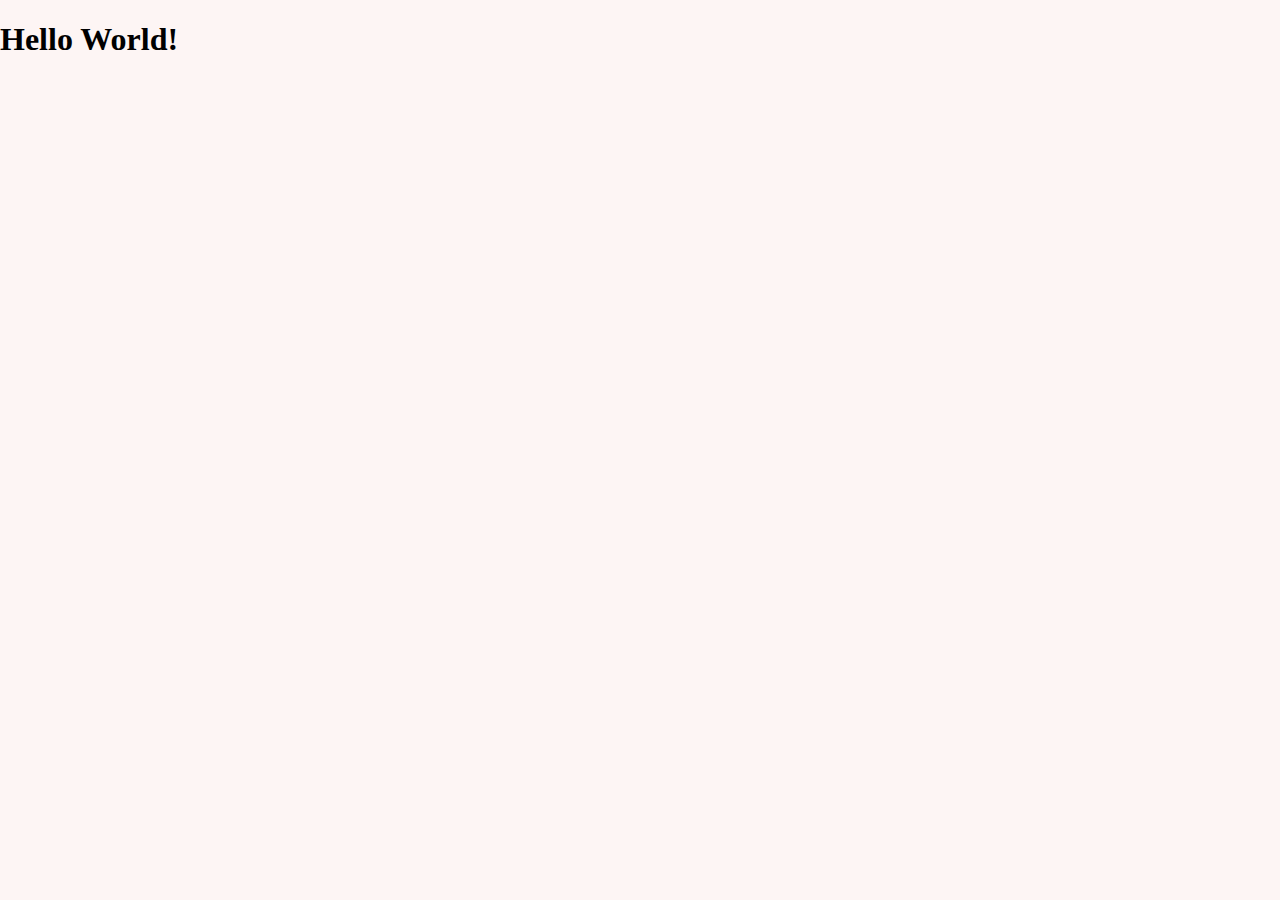
<file: client/src/pages/index.html>
<!DOCTYPE html>
<html lang="en">
<head>
  <meta charset="UTF-8">
  <meta name="viewport" content="width=device-width, initial-scale=1.0">
  <title>NoXiL</title>
  <link rel="stylesheet" href="../styles/index.css">
</head>
<body>
  <h1>Hello World!</h1> 
</body>
</html>
</file>
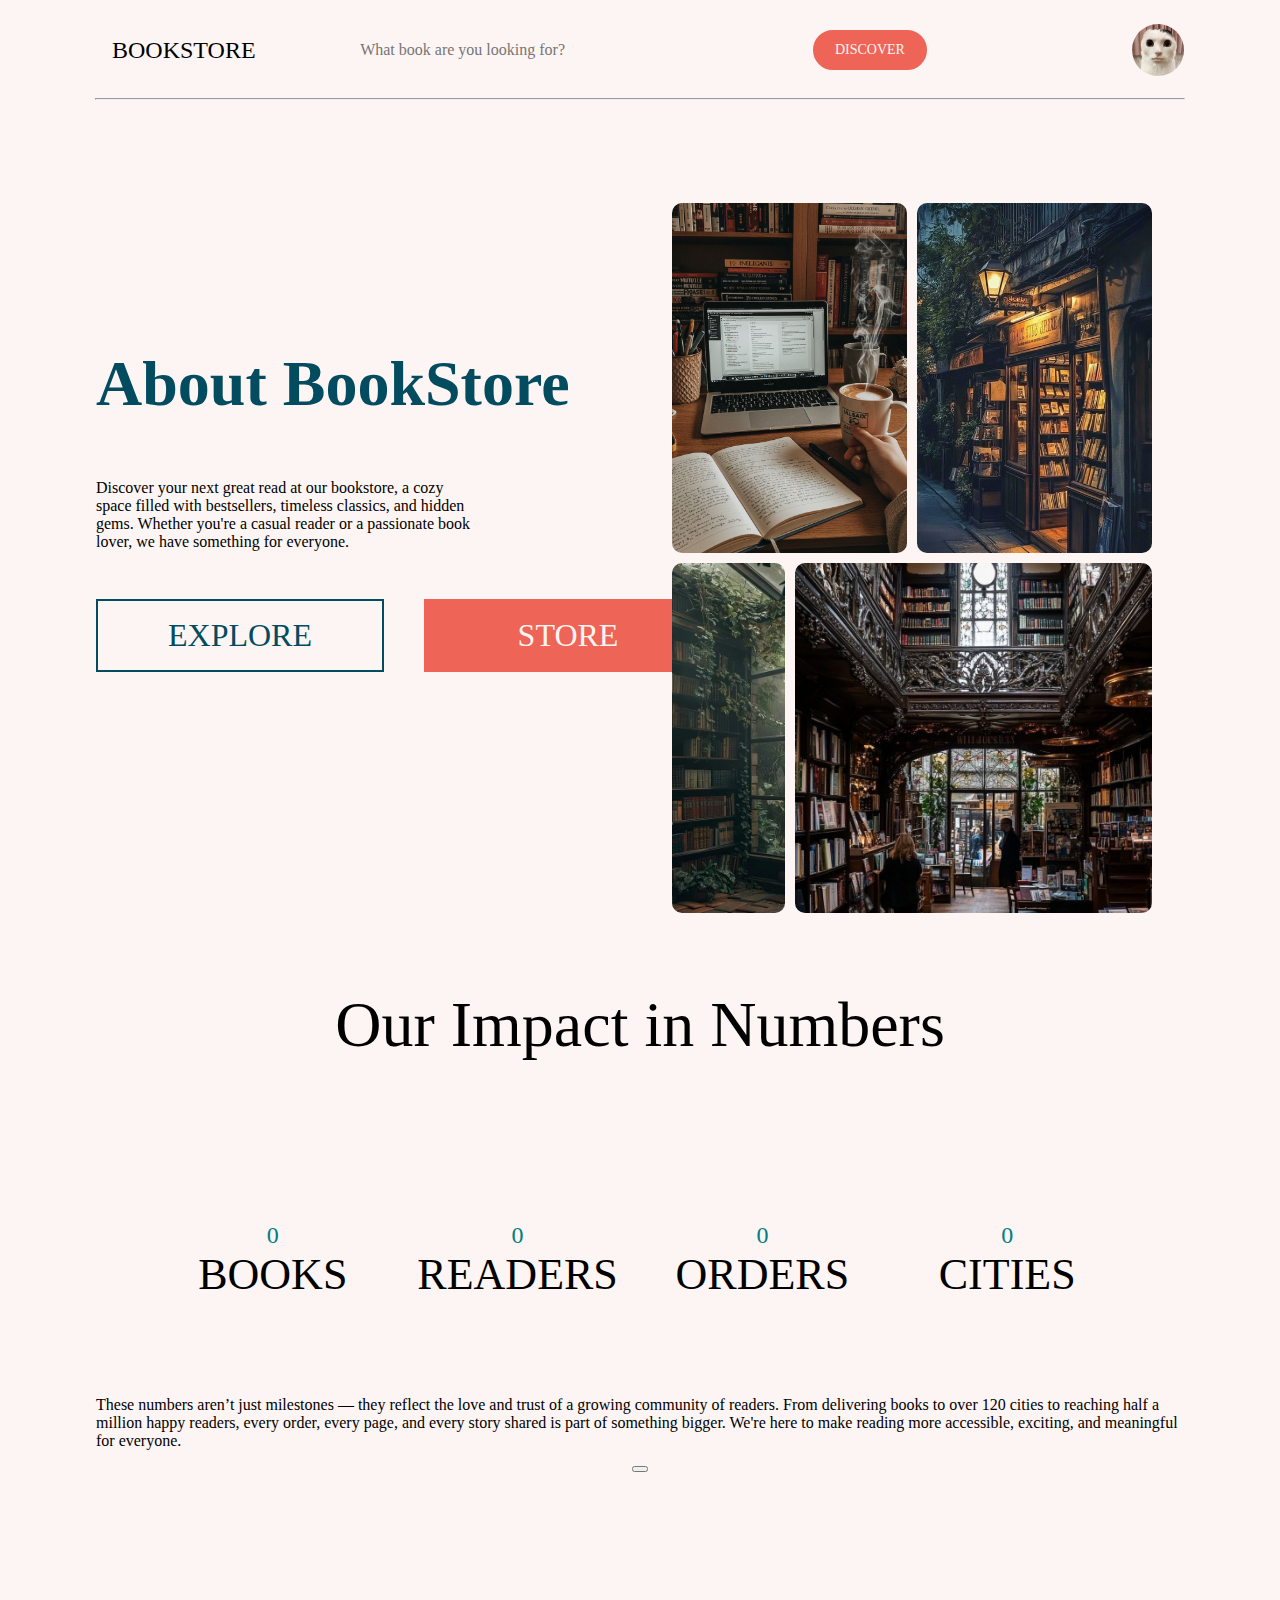
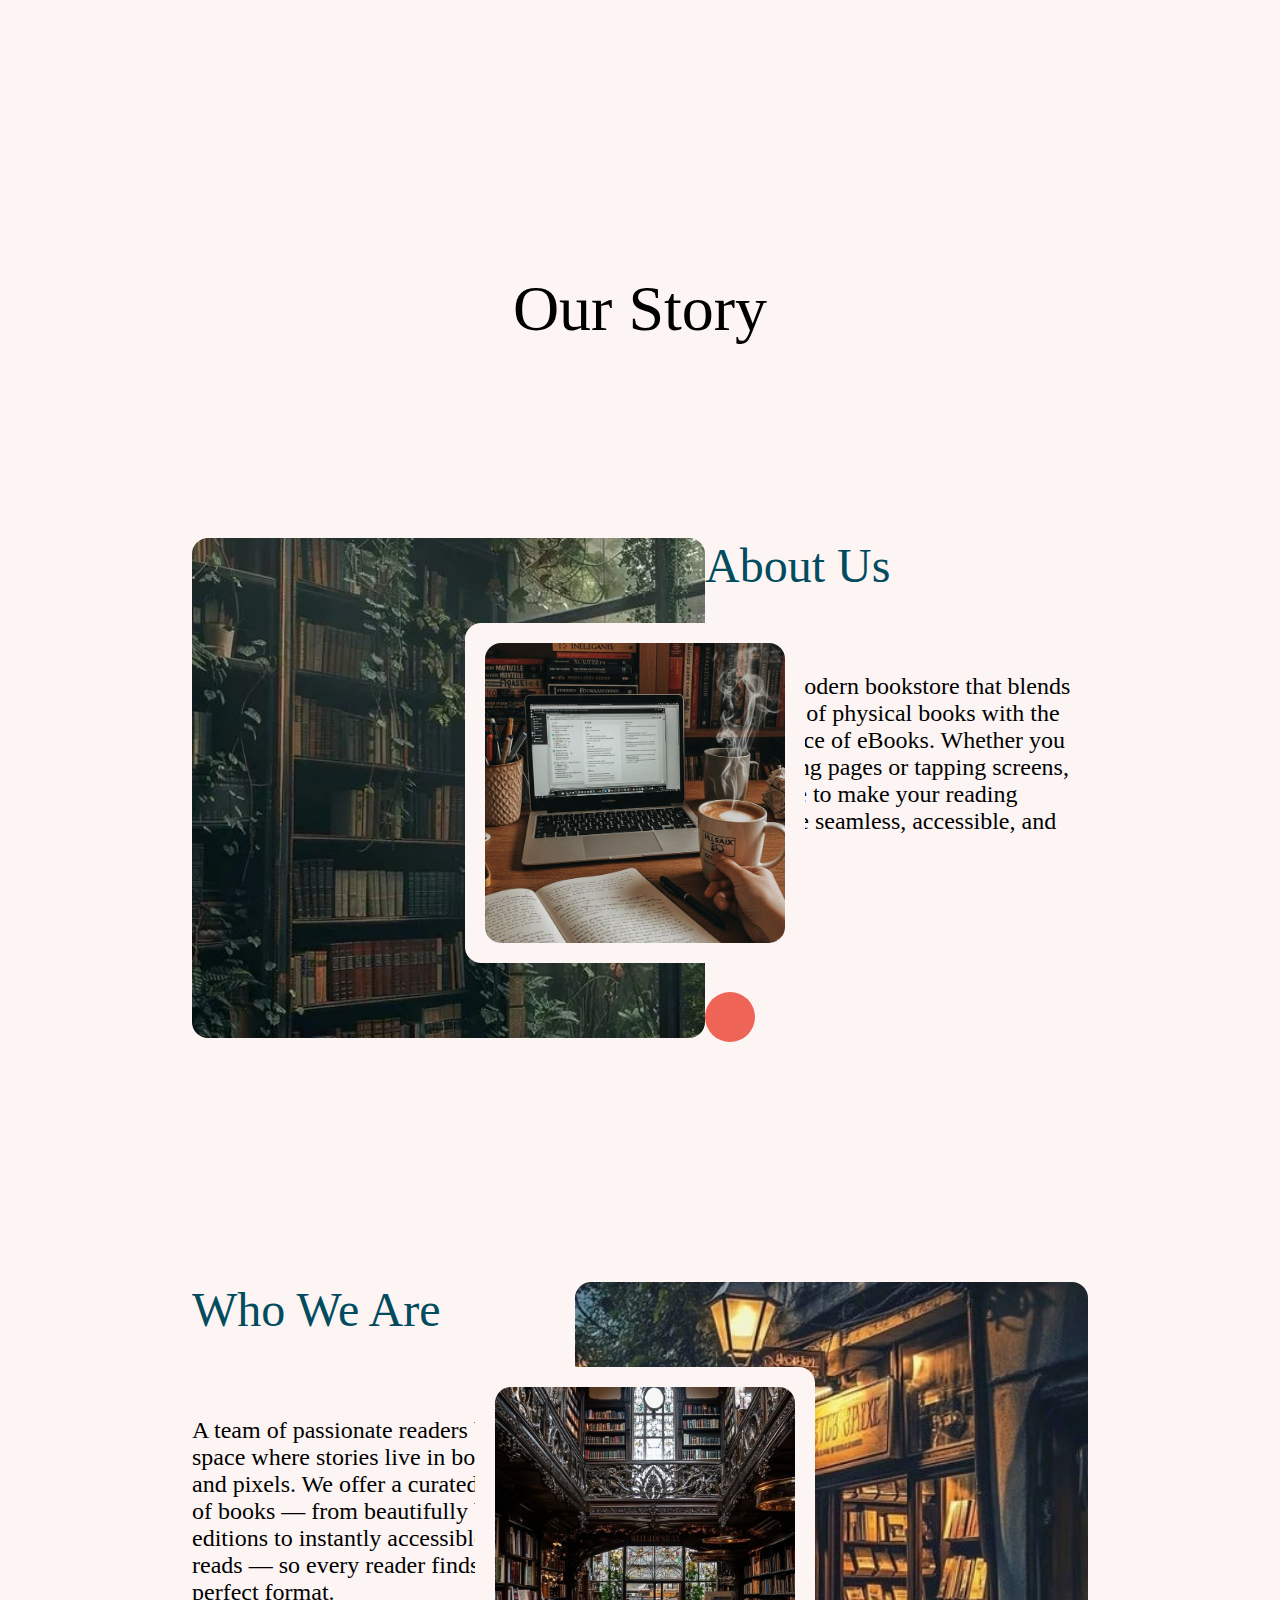
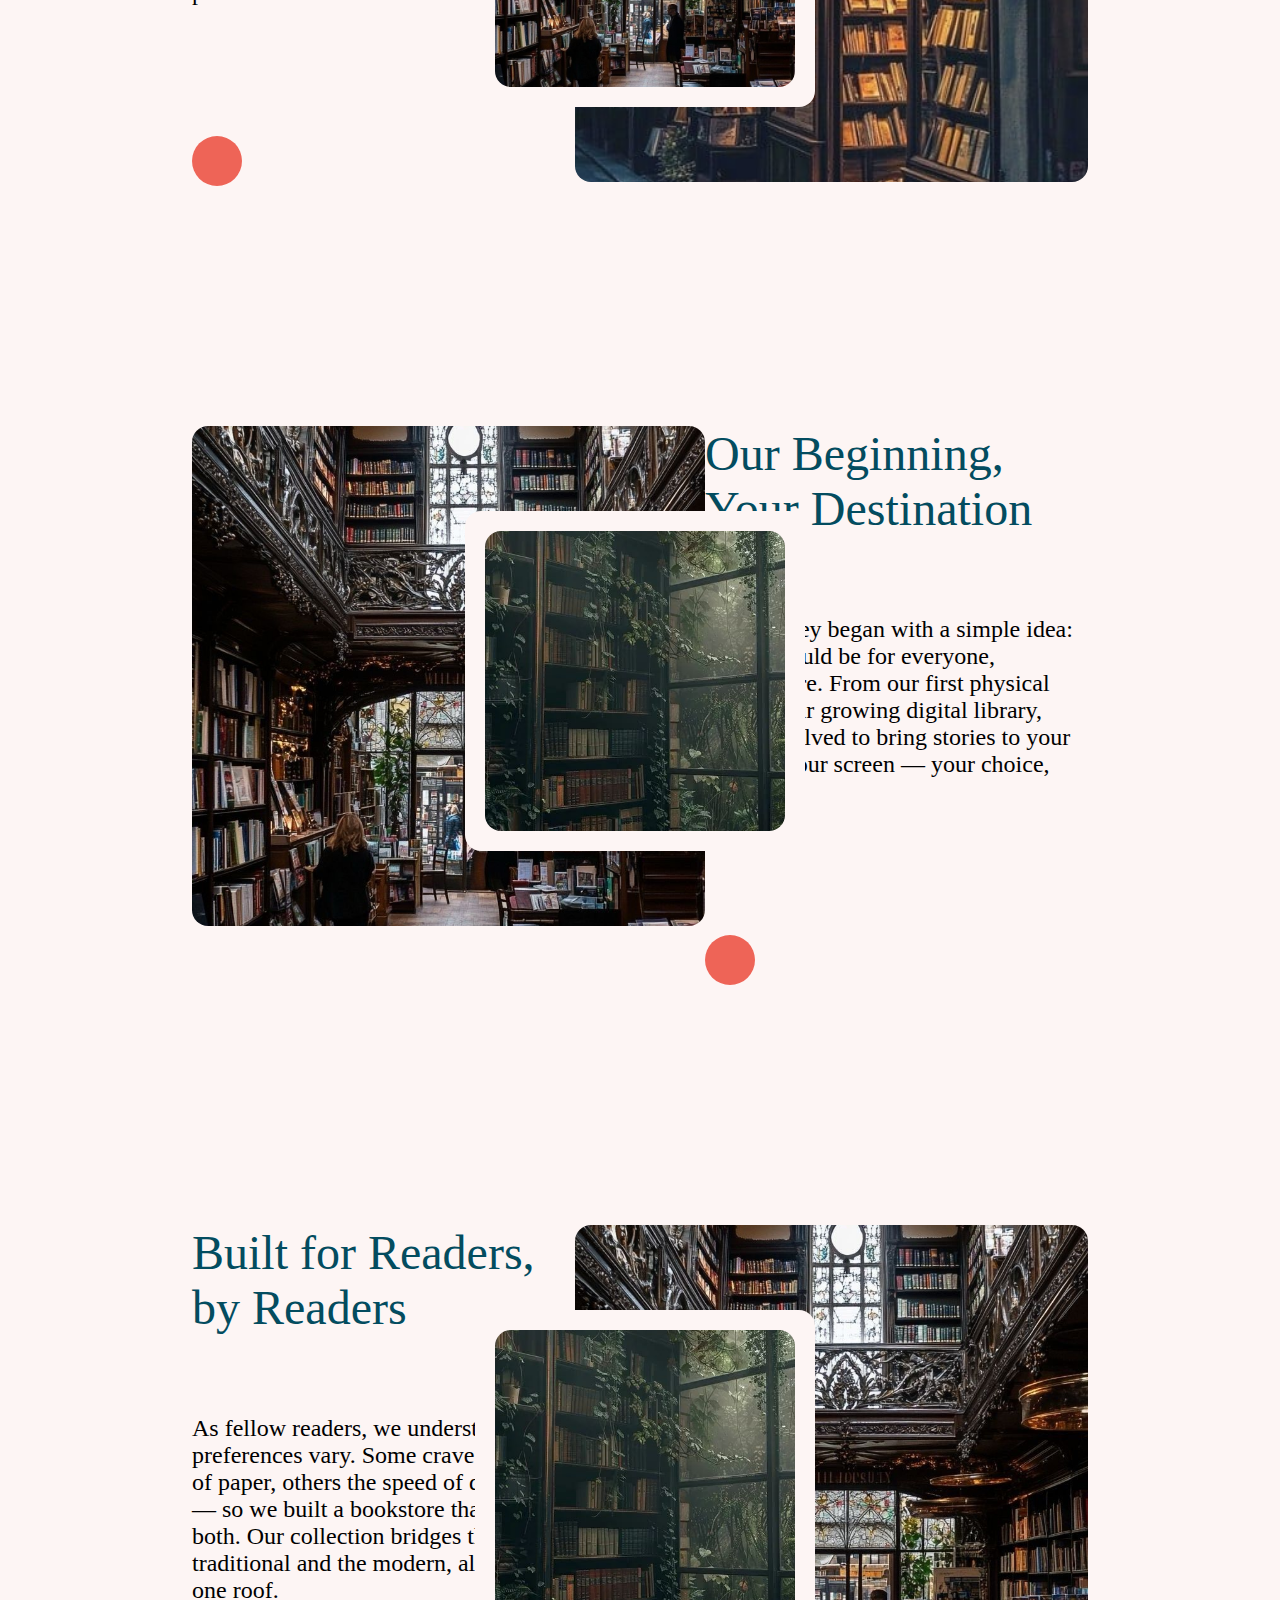
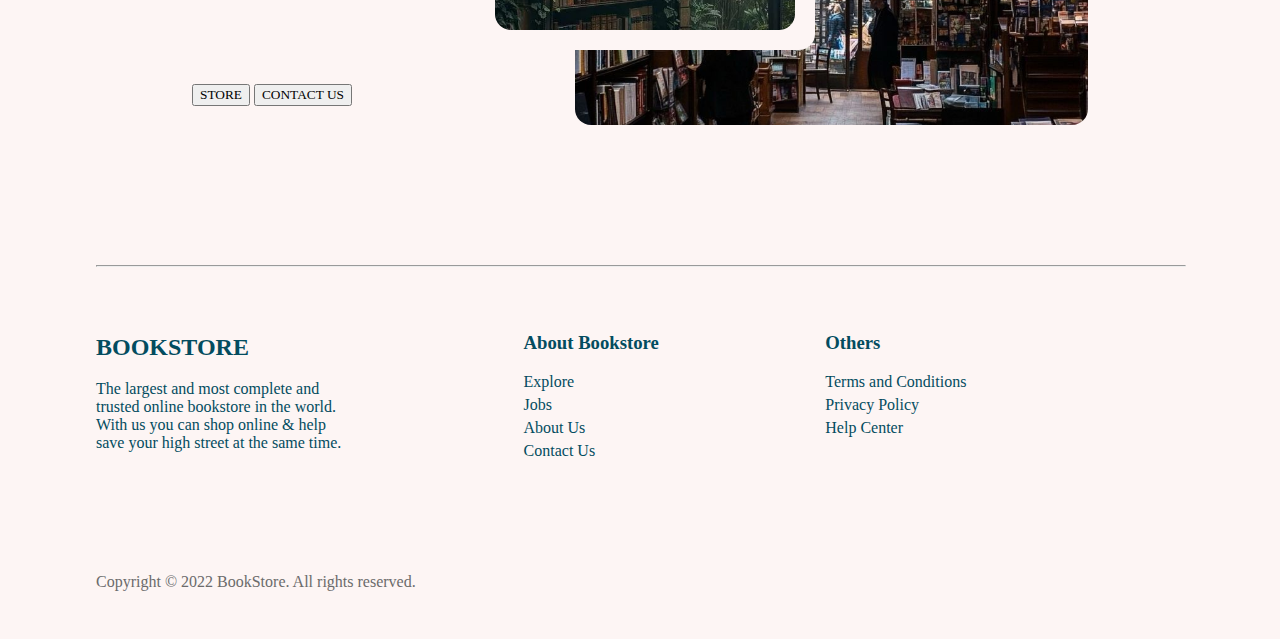
<file: client/src/views/homePage.html>
<!DOCTYPE html>
<html lang="en">
	<head>
		<meta charset="UTF-8" />
		<meta name="viewport" content="width=device-width, initial-scale=1.0" />
		<title>NoXiL</title>
		<!-- <link
			rel="stylesheet"
			href="https://cdnjs.cloudflare.com/ajax/libs/font-awesome/4.7.0/css/font-awesome.min.css"
		/> -->

		<link
			rel="stylesheet"
			href="https://cdnjs.cloudflare.com/ajax/libs/font-awesome/6.5.2/css/all.min.css"
			integrity="sha512-SnH5WK+bZxgPHs44uWIX+LLJAJ9/2PkPKZ5QiAj6Ta86w+fsb2TkcmfRyVX3pBnMFcV7oQPJkl9QevSCWr3W6A=="
			crossorigin="anonymous"
			referrerpolicy="no-referrer"
		/>

		<link rel="stylesheet" href="../styles/homePage/index.css" />
		<script src="../scripts/homePage/index.js" defer></script>
		<link rel="stylesheet" href="../styles/index.css" />
	</head>
	<body>
		<div class="container">
			<div class="navbar">
				<div id="home-logo" class="logo-wrapper">
					<i class="fa fa-book" aria-hidden="true"></i>
					<span>BOOKSTORE</span>
				</div>
				<div class="search-bar">
					<input
						id="search-box"
						placeholder="What book are you looking for?"
					/>
				</div>
				<button id="discover-button">DISCOVER</button>
				<div class="icons-section">
					<div id="notification-button">
						<i class="fa fa-bell-o nav-icon" aria-hidden="true"></i>
					</div>
					<div id="cart-button">
						<i
							class="fa fa-shopping-cart nav-icon"
							aria-hidden="true"
						></i>
					</div>

					<div id="profile-button">
						<img
							class="profile-photo"
							src="../assets/icons/pfp.jpg"
						/>
					</div>
				</div>
			</div>

			<hr class="separator" />

			<div class="hero-section">
				<div class="hero-about">
					<h1>About BookStore</h1>
					<p>
						Discover your next great read at our bookstore, a cozy
						space filled with bestsellers, timeless classics, and
						hidden gems. Whether you're a casual reader or a
						passionate book lover, we have something for everyone.
					</p>
					<div class="buttons">
						<button id="explore-button">EXPLORE</button>

						<button id="sign-in-button">
							<a
								href="./store/store.html"
								style="
									text-decoration: none;
									color: inherit;
									cursor: pointer;
								"
								>STORE</a
							>
						</button>
					</div>
				</div>

				<div class="collage">
					<div class="item wide tall">
						<img src="../assets/imgs/img_2.jpg" alt="Image 2" />
					</div>
					<div class="item wide tall">
						<img src="../assets/imgs/img_1.jpg" alt="Image 1" />
					</div>
					<div class="item tall">
						<img src="../assets/imgs/img_3.jpg" alt="Image 3" />
					</div>
					<div
						class="item wide"
						style="grid-column: span 3; grid-row: span 3"
					>
						<img src="../assets/imgs/img_4.jpg" alt="Image 4" />
					</div>
				</div>
			</div>

			<div class="main-section">
				<span class="section-header">Our Impact in Numbers</span>
				<div class="stat-section">
					<div class="stat-card">
						<span class="count" data-target="1000000" verb="Sold"
							>0</span
						>
						<span class="stat-header">BOOKS</span>
					</div>
					<div class="stat-card">
						<span class="count" data-target="500000" verb="Happy"
							>0</span
						>
						<span class="stat-header">READERS</span>
					</div>
					<div class="stat-card">
						<span
							class="count"
							data-target="750000"
							verb="Delivered"
							>0</span
						>
						<span class="stat-header">ORDERS</span>
					</div>
					<div class="stat-card">
						<span class="count" data-target="120" verb="Served"
							>0</span
						>
						<span class="stat-header">CITIES</span>
					</div>
				</div>

				<p class="stat-paragraph">
					These numbers aren’t just milestones — they reflect the love
					and trust of a growing community of readers. From delivering
					books to over 120 cities to reaching half a million happy
					readers, every order, every page, and every story shared is
					part of something bigger. We're here to make reading more
					accessible, exciting, and meaningful for everyone.
				</p>

				<button class="go-story">
					<i class="fa-solid fa-chevron-down"></i>
				</button>

				<span
					id="story-sec"
					class="section-header"
					style="margin-top: 25rem"
					>Our Story</span
				>

				<div class="story-section">
					<div class="story-block" id="about-us">
						<div class="story-image-wrapper">
							<img src="../assets//imgs/img_3.jpg" />
							<div class="secondary-image-wrapper shift-right">
								<img src="../assets/imgs/img_2.jpg" />
							</div>
						</div>

						<div class="story-text-section">
							<span class="story-header"> About Us </span>
							<span class="story-description">
								We’re a modern bookstore that blends the charm
								of physical books with the convenience of
								eBooks. Whether you love turning pages or
								tapping screens, we’re here to make your reading
								experience seamless, accessible, and joyful.
							</span>
							<div class="next-button" next="1">
								<i class="fa-solid fa-chevron-down"></i>
							</div>
						</div>
					</div>

					<div class="story-block" id="who-we-are">
						<div class="story-text-section">
							<span class="story-header"> Who We Are </span>
							<span class="story-description">
								A team of passionate readers building a space
								where stories live in both print and pixels. We
								offer a curated selection of books — from
								beautifully bound editions to instantly
								accessible digital reads — so every reader finds
								their perfect format.
							</span>
							<div class="next-button" next="2">
								<i class="fa-solid fa-chevron-down"></i>
							</div>
						</div>

						<div class="story-image-wrapper">
							<img src="../assets//imgs/img_1.jpg" />
							<div class="secondary-image-wrapper shift-left">
								<img src="../assets/imgs/img_4.jpg" />
							</div>
						</div>
					</div>

					<div class="story-block" id="our-beginning">
						<div class="story-image-wrapper">
							<img src="../assets//imgs/img_4.jpg" />
							<div class="secondary-image-wrapper shift-right">
								<img src="../assets/imgs/img_3.jpg" />
							</div>
						</div>

						<div class="story-text-section">
							<span class="story-header">
								Our Beginning, Your Destination
							</span>
							<span class="story-description">
								Our journey began with a simple idea: books
								should be for everyone, everywhere. From our
								first physical store to our growing digital
								library, we’ve evolved to bring stories to your
								shelf or your screen — your choice, your pace.
							</span>
							<div class="next-button" next="3">
								<i class="fa-solid fa-chevron-down"></i>
							</div>
						</div>
					</div>

					<div class="story-block" id="built-for">
						<div class="story-text-section">
							<span class="story-header">
								Built for Readers, by Readers
							</span>
							<span class="story-description">
								As fellow readers, we understand that
								preferences vary. Some crave the feel of paper,
								others the speed of downloads — so we built a
								bookstore that does both. Our collection bridges
								the traditional and the modern, all under one
								roof.
							</span>
							<div class="last-buttons">
								<button class="store-button">STORE</button>
								<button class="contact-button" id="contact-btn">
									CONTACT US
								</button>
							</div>
						</div>

						<div class="story-image-wrapper">
							<img src="../assets//imgs/img_4.jpg" />
							<div class="secondary-image-wrapper shift-left">
								<img src="../assets/imgs/img_3.jpg" />
							</div>
						</div>
					</div>
				</div>
			</div>

			<div class="footer">
				<hr class="separator" />

				<div class="top-section">
					<div class="store-description">
						<div>
							<h2>BOOKSTORE</h2>
							<p>
								The largest and most complete and trusted online
								bookstore in the world. With us you can shop
								online & help save your high street at the same
								time.
							</p>
						</div>
					</div>

					<div class="footer-about">
						<h3>About Bookstore</h3>
						<div>
							<span>Explore</span>
							<span>Jobs</span>
							<span>About Us</span>
							<span>Contact Us</span>
						</div>
					</div>

					<div class="others">
						<h3>Others</h3>
						<div>
							<span>Terms and Conditions</span>
							<span>Privacy Policy</span>
							<span>Help Center</span>
						</div>
					</div>
				</div>

				<div class="bottom-section">
					<p class="copyright-text">
						Copyright &copy; 2022 BookStore. All rights reserved.
					</p>

					<div class="social-links">
						<div class="social-links">
							<i class="fab fa-instagram"></i>
							<i class="fab fa-facebook"></i>
							<i class="fab fa-linkedin"></i>
							<i class="fab fa-twitter"></i>
							<i class="fa-brands fa-github" id="github-repo"></i>
						</div>
					</div>
				</div>
			</div>
		</div>

		<script>
			document.querySelector(".go-story").onclick = function () {
				document
					.getElementById("story-sec")
					.scrollIntoView({ behavior: "smooth" });
			};

			const storeButton = document.querySelector(".store-button");

			storeButton.onclick = () => {
				window.location.href = "./store/store.html";
			};

			const githubIcon = document.getElementById("github-repo");

			githubIcon.addEventListener("click", () => {
				window.open(
					"https://github.com/RAGREON/Book-Store-Showroom",
					"_blank"
				);
			});
		</script>
	</body>
</html>
</file>
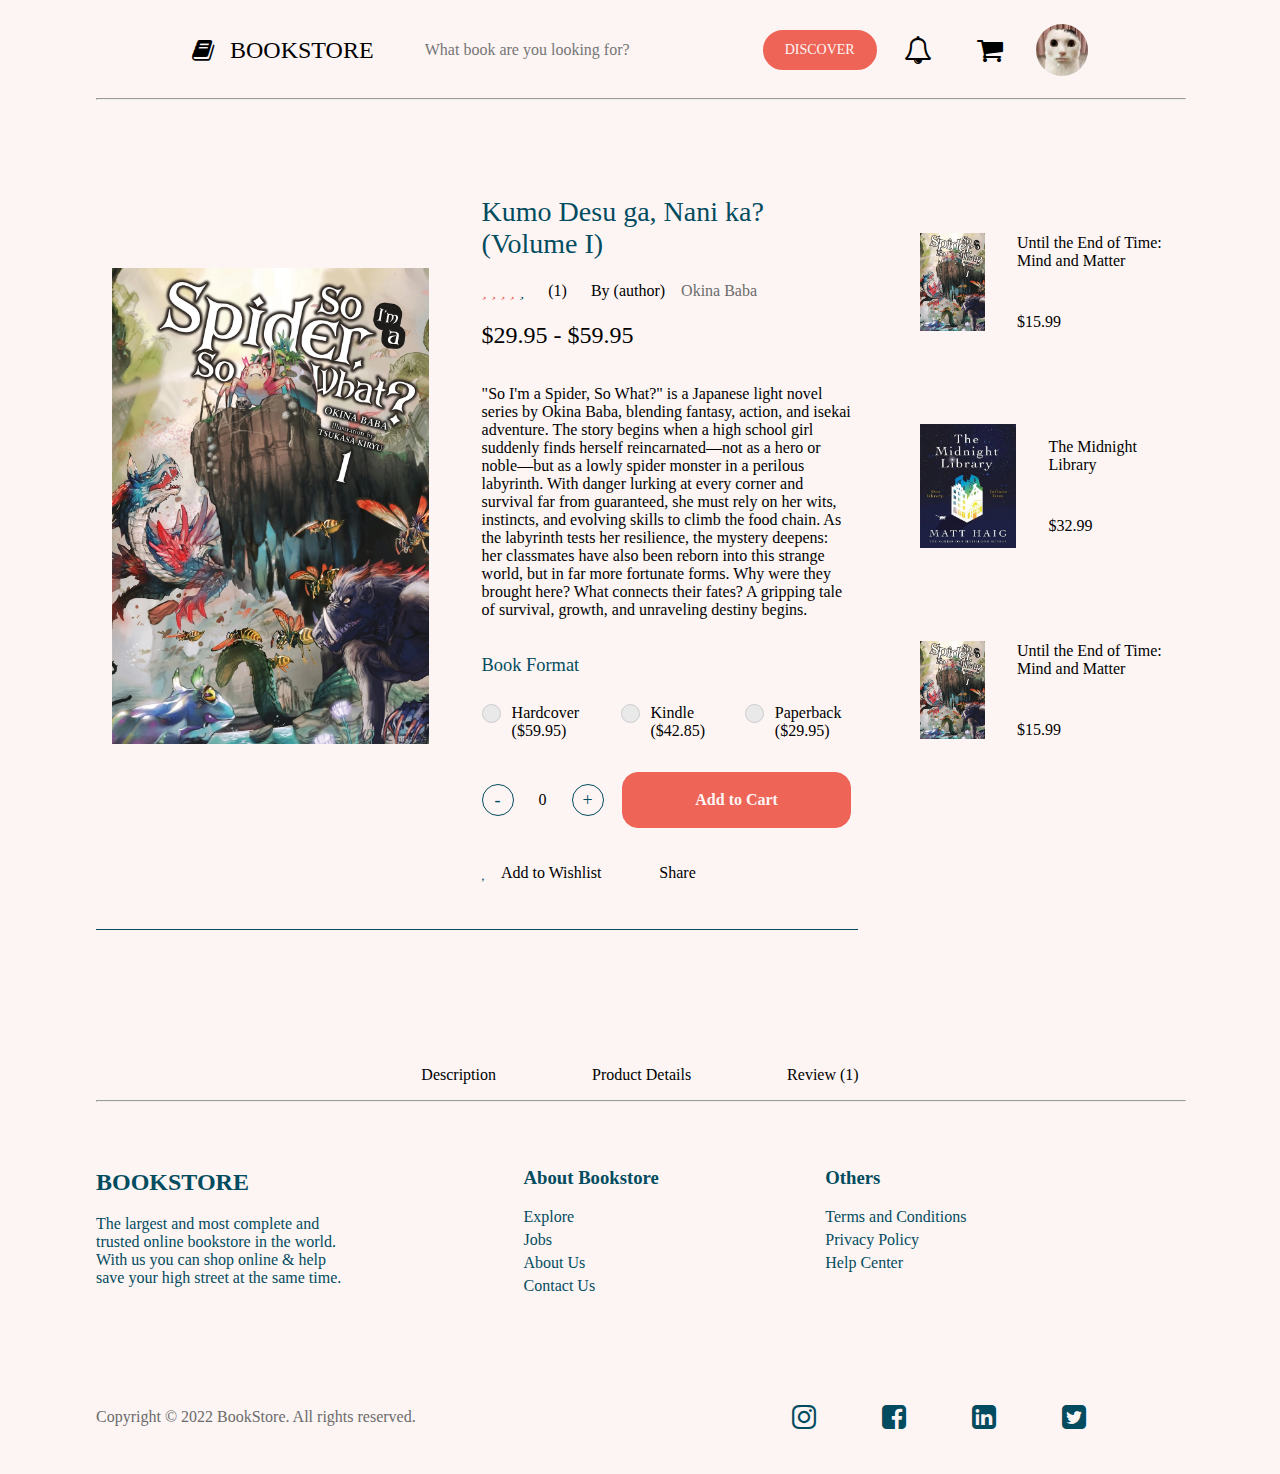
<file: client/src/views/store/single.html>
<!DOCTYPE html>
<html lang="en">
	<head>
		<meta charset="UTF-8" />
		<meta name="viewport" content="width=device-width, initial-scale=1.0" />
		<link
			rel="stylesheet"
			href="https://cdnjs.cloudflare.com/ajax/libs/font-awesome/6.5.2/css/all.min.css"
			integrity="sha512-SnH5WK+bZxgPHs44uWIX+LLJAJ9/2PkPKZ5QiAj6Ta86w+fsb2TkcmfRyVX3pBnMFcV7oQPJkl9QevSCWr3W6A=="
			crossorigin="anonymous"
			referrerpolicy="no-referrer"
		/>

		<link
			rel="stylesheet"
			href="https://cdnjs.cloudflare.com/ajax/libs/font-awesome/4.7.0/css/font-awesome.min.css"
		/>

		<link rel="stylesheet" href="../../styles/homePage/navbar.css" />
		<title>Document</title>
		<link rel="stylesheet" href="../../styles/index.css" />
		<link rel="stylesheet" href="../../styles/store/single.css" />
		<link rel="stylesheet" href="../../styles/footer.css" />
		<link rel="stylesheet" href="../../styles/store/productNav.css" />
	</head>
	<body>
		<div class="container">
			<div class="navbar center">
				<div id="home-logo" class="logo-wrapper">
					<i class="fa fa-book" aria-hidden="true"></i>
					<span>BOOKSTORE</span>
				</div>
				<div class="search-bar">
					<input
						id="search-box"
						placeholder="What book are you looking for?"
					/>
				</div>
				<button id="discover-button">DISCOVER</button>
				<div class="icons-section">
					<div id="notification-button">
						<i class="fa fa-bell-o nav-icon" aria-hidden="true"></i>
					</div>
					<div id="cart-button">
						<i
							class="fa fa-shopping-cart nav-icon"
							aria-hidden="true"
						></i>
					</div>

					<div id="profile-button">
						<img
							class="profile-photo"
							src="../../assets/icons/pfp.jpg"
						/>
					</div>
				</div>
			</div>
			<hr class="divider" />
			<div class="product-section">
				<div class="product-cover">
					<img
						class="cover"
						src="../../assets/imgs/store/book_cover.webp"
					/>
				</div>
				<div class="product-description">
					<span class="product-title">
						<span class="title-part">
							Kumo Desu ga, Nani ka? (Volume I)
						</span>
						<i class="fa-solid fa-circle-info" id="info-ref"></i>
					</span>
					<div class="rating-author">
						<div class="ratings">
							<div class="stars">
								<i class="fa-solid fa-star check"></i>
								<i class="fa-solid fa-star check"></i>
								<i class="fa-solid fa-star check"></i>
								<i class="fa-solid fa-star check"></i>
								<i class="fa-regular fa-star uncheck"></i>
							</div>
							<span class="count">(1)</span>
						</div>

						<div class="author">
							<span>By (author)</span>
							<span> <a href=""> Okina Baba </a></span>
						</div>
					</div>

					<span class="product-price"> $29.95 - $59.95 </span>

					<p class="product-synopsis">
						"So I'm a Spider, So What?" is a Japanese light novel
						series by Okina Baba, blending fantasy, action, and
						isekai adventure. The story begins when a high school
						girl suddenly finds herself reincarnated—not as a hero
						or noble—but as a lowly spider monster in a perilous
						labyrinth. With danger lurking at every corner and
						survival far from guaranteed, she must rely on her wits,
						instincts, and evolving skills to climb the food chain.
						As the labyrinth tests her resilience, the mystery
						deepens: her classmates have also been reborn into this
						strange world, but in far more fortunate forms. Why were
						they brought here? What connects their fates? A gripping
						tale of survival, growth, and unraveling destiny begins.
					</p>

					<div class="product-format">
						<span class="format-label">Book Format</span>

						<div class="radio-buttons">
							<label class="radio-container">
								<input
									type="radio"
									name="book-option"
									value="0"
								/>
								Hardcover ($59.95)
								<span class="checkmark"></span>
							</label>

							<label class="radio-container">
								<input
									type="radio"
									name="book-option"
									value="1"
								/>
								Kindle ($42.85)
								<span class="checkmark"></span>
							</label>

							<label class="radio-container">
								<input
									type="radio"
									name="book-option"
									value="2"
								/>
								Paperback ($29.95)
								<span class="checkmark"></span>
							</label>
						</div>
					</div>

					<div class="product-count-cart-container">
						<div class="product-count">
							<button class="mod-count" id="decrease">-</button>
							<input type="number" id="count" value="0" />
							<button class="mod-count" id="increase">+</button>
						</div>

						<button class="cart-button">Add to Cart</button>
					</div>

					<div class="icons-wrapper">
						<div>
							<i class="fa-regular fa-heart"></i>
							<span>Add to Wishlist</span>
						</div>

						<div>
							<i class="fa-regular fa-share-from-square"></i>
							<span>Share</span>
						</div>
					</div>
				</div>

				<div class="side-products">
					<div class="book-card-record">
						<div class="record-cover-wrapper">
							<img
								class="record-cover"
								src="../../assets/imgs/store/book_cover.webp"
							/>
						</div>
						<div class="record-description">
							<span class="title">
								Until the End of Time: Mind and Matter
							</span>
							<span class="record-price">$15.99</span>
						</div>
					</div>

					<div class="book-card-record">
						<div class="record-cover-wrapper">
							<img
								class="record-cover"
								src="../../assets/imgs/store/side_1.webp"
							/>
						</div>
						<div class="record-description">
							<span class="title"> The Midnight Library </span>
							<span class="record-price">$32.99</span>
						</div>
					</div>

					<div class="book-card-record">
						<div class="record-cover-wrapper">
							<img
								class="record-cover"
								src="../../assets/imgs/store/book_cover.webp"
							/>
						</div>
						<div class="record-description">
							<span class="title">
								Until the End of Time: Mind and Matter
							</span>
							<span class="record-price">$15.99</span>
						</div>
					</div>
				</div>
			</div>

			<div class="product-nav-list">
				<ul>
					<li>Description</li>
					<li>Product Details</li>
					<li>Review (1)</li>
				</ul>
			</div>
		</div>
		<div class="footer">
			<hr class="separator" />

			<div class="top-section">
				<div class="store-description">
					<div>
						<h2>BOOKSTORE</h2>
						<p>
							The largest and most complete and trusted online
							bookstore in the world. With us you can shop online
							& help save your high street at the same time.
						</p>
					</div>
				</div>

				<div class="footer-about">
					<h3>About Bookstore</h3>
					<div>
						<span>Explore</span>
						<span>Jobs</span>
						<span>About Us</span>
						<span>Contact Us</span>
					</div>
				</div>

				<div class="others">
					<h3>Others</h3>
					<div>
						<span>Terms and Conditions</span>
						<span>Privacy Policy</span>
						<span>Help Center</span>
					</div>
				</div>
			</div>

			<div class="bottom-section">
				<p class="copyright-text">
					Copyright &copy; 2022 BookStore. All rights reserved.
				</p>

				<div class="social-links">
					<i class="fa fa-instagram" aria-hidden="true"></i>

					<i class="fa fa-facebook-square" aria-hidden="true"></i>

					<i class="fa fa-linkedin-square" aria-hidden="true"></i>

					<i class="fa fa-twitter-square" aria-hidden="true"></i>

					<i class="fa-brands fa-github" id="github-repo"></i>
				</div>
			</div>
		</div>
		<script>
			const decreaseBtn = document.getElementById("decrease");
			const increaseBtn = document.getElementById("increase");
			const countInput = document.getElementById("count");
			const infoRefButton = document.getElementById("info-ref");
			const productNavSection =
				document.querySelector(".product-nav-list");

			decreaseBtn.addEventListener("click", () => {
				let value = parseInt(countInput.value) || 0;
				if (value > 0) {
					countInput.value = value - 1;
				}
			});

			increaseBtn.addEventListener("click", () => {
				let value = parseInt(countInput.value) || 0;
				countInput.value = value + 1;
			});

			document
				.querySelector("#home-logo")
				.addEventListener("click", () => {
					window.location.href = "../homePage.html";
				});

			infoRefButton.addEventListener("click", () => {
				productNavSection.scrollIntoView({
					behavior: "smooth",
				});
			});

			const githubIcon = document.getElementById("github-repo");

			githubIcon.addEventListener("click", () => {
				window.open(
					"https://github.com/RAGREON/Book-Store-Showroom",
					"_blank"
				);
			});
		</script>
	</body>
</html>
</file>
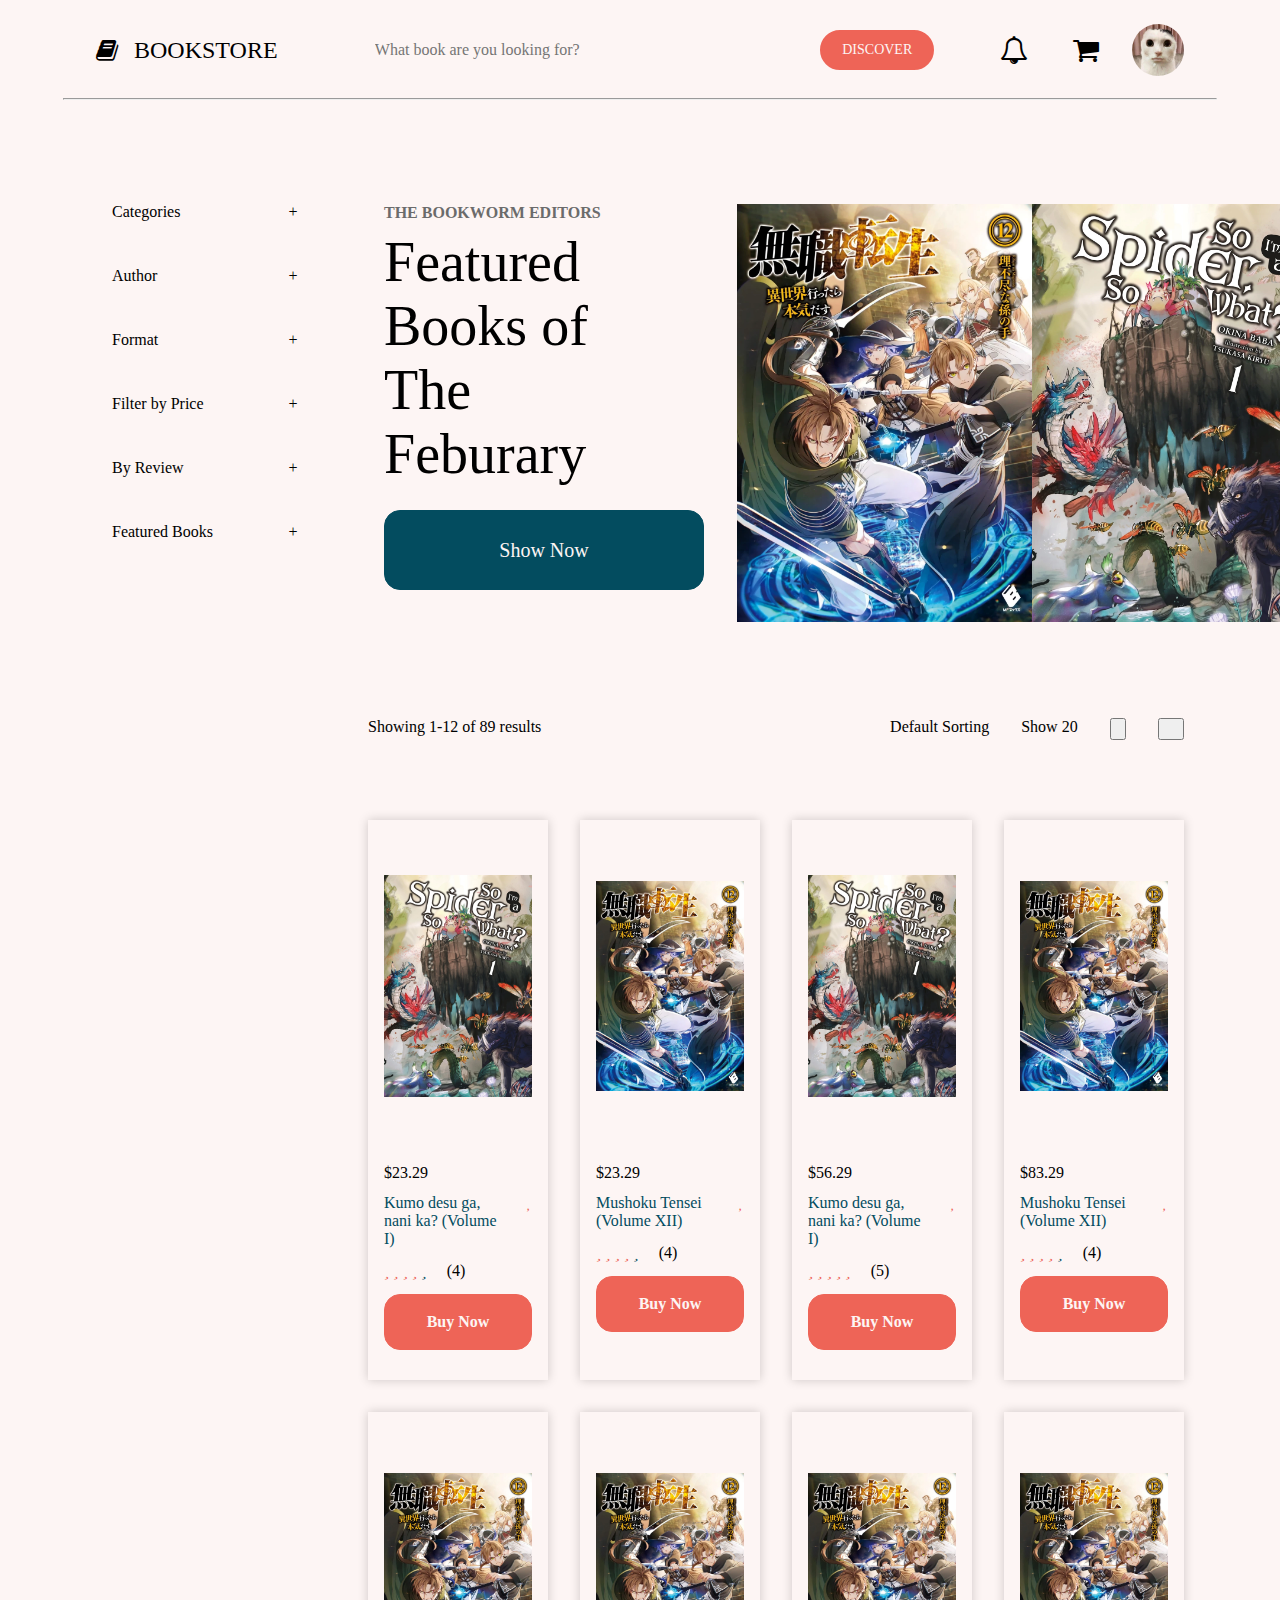
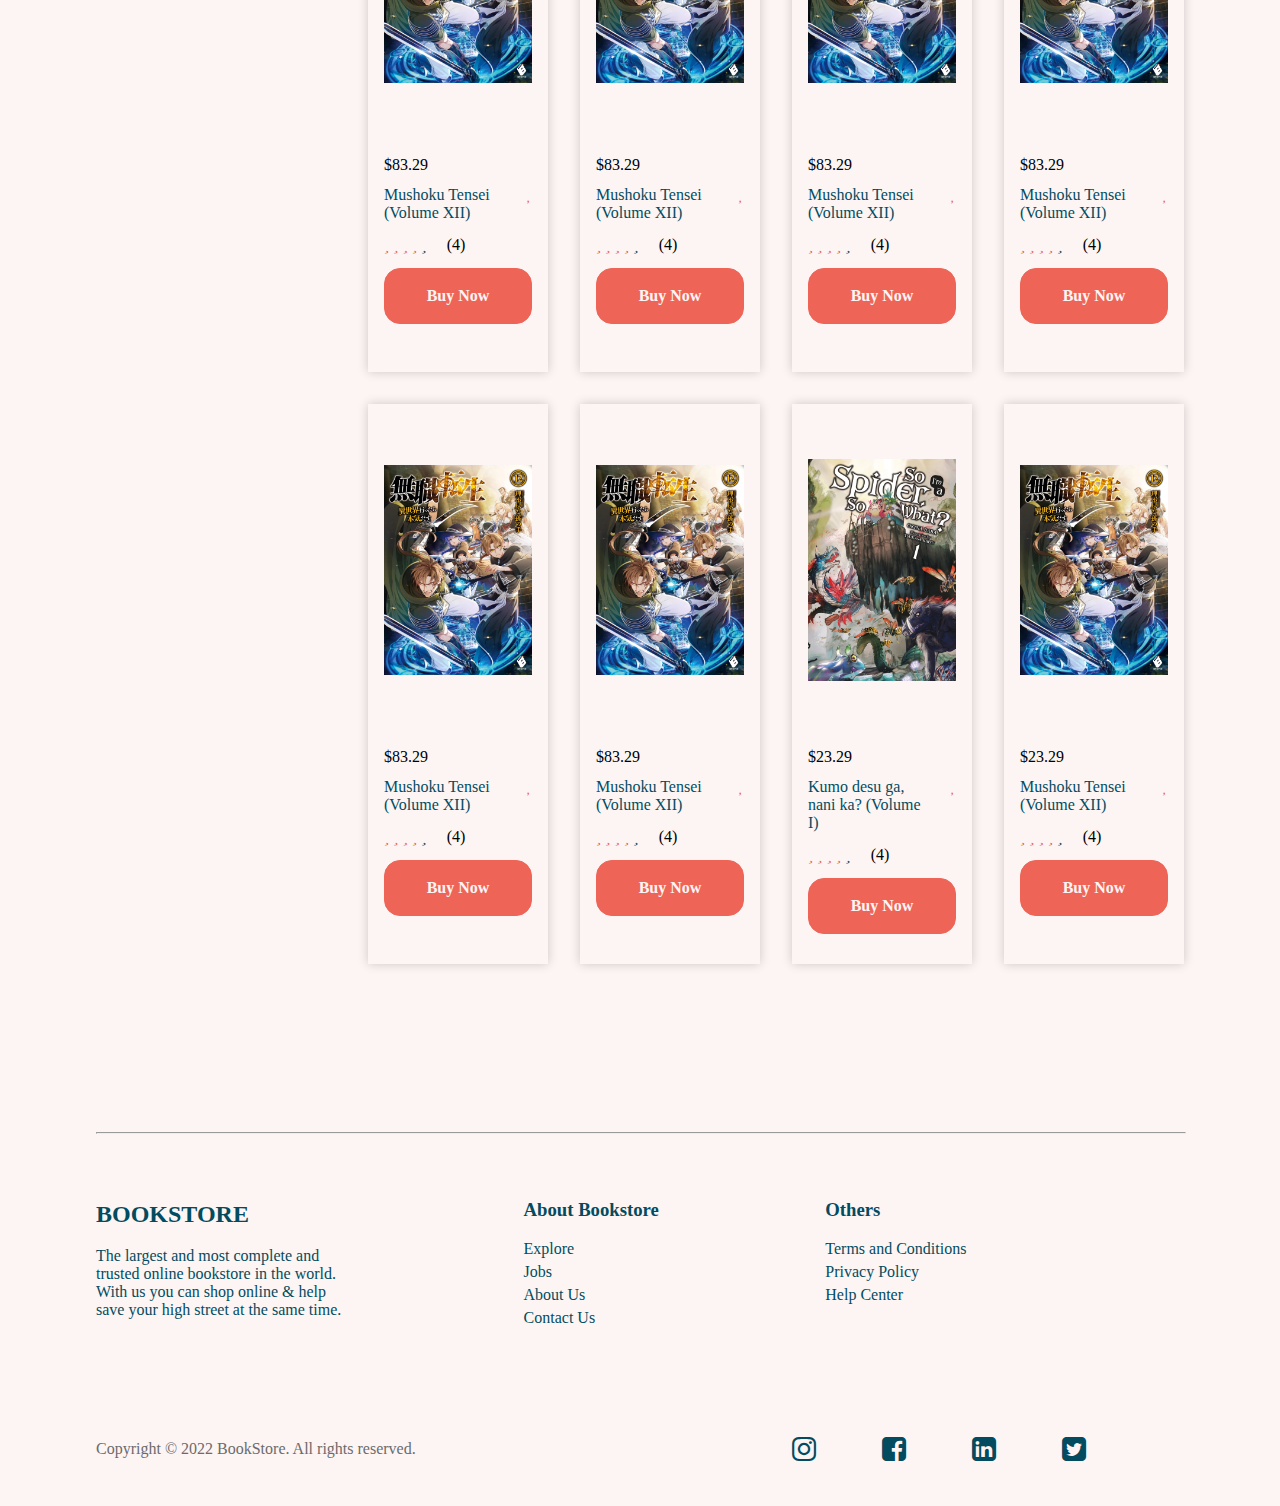
<file: client/src/views/store/store.html>
<!DOCTYPE html>
<html lang="en">
	<head>
		<meta charset="UTF-8" />
		<meta name="viewport" content="width=device-width, initial-scale=1.0" />
		<title>Document</title>
		<link
			rel="stylesheet"
			href="https://cdnjs.cloudflare.com/ajax/libs/font-awesome/6.5.2/css/all.min.css"
			integrity="sha512-SnH5WK+bZxgPHs44uWIX+LLJAJ9/2PkPKZ5QiAj6Ta86w+fsb2TkcmfRyVX3pBnMFcV7oQPJkl9QevSCWr3W6A=="
			crossorigin="anonymous"
			referrerpolicy="no-referrer"
		/>

		<link
			rel="stylesheet"
			href="https://cdnjs.cloudflare.com/ajax/libs/font-awesome/4.7.0/css/font-awesome.min.css"
		/>
		<link rel="stylesheet" href="../../styles/index.css" />
		<link rel="stylesheet" href="../../styles/store/store.css" />
		<link rel="stylesheet" href="../../styles/footer.css" />
		<link rel="stylesheet" href="../../styles/homePage/navbar.css" />
	</head>
	<body>
		<div class="navbar center">
			<div id="home-logo" class="logo-wrapper">
				<i class="fa fa-book" aria-hidden="true"></i>
				<span>BOOKSTORE</span>
			</div>
			<div class="search-bar">
				<input
					id="search-box"
					placeholder="What book are you looking for?"
				/>
			</div>
			<button id="discover-button">DISCOVER</button>
			<div class="icons-section">
				<div id="notification-button">
					<i class="fa fa-bell-o nav-icon" aria-hidden="true"></i>
				</div>
				<div id="cart-button">
					<i
						class="fa fa-shopping-cart nav-icon"
						aria-hidden="true"
					></i>
				</div>

				<div id="profile-button">
					<img
						class="profile-photo"
						src="../../assets/icons/pfp.jpg"
					/>
				</div>
			</div>
		</div>
		<hr class="divider" />
		<div class="container">
			<div class="side-bar">
				<div class="side-bar-card">
					<span class="side-bar-card-title">Categories</span>
					<span>+</span>
				</div>
				<div class="side-bar-card">
					<span class="side-bar-card-title">Author</span>
					<span>+</span>
				</div>
				<div class="side-bar-card">
					<span class="side-bar-card-title">Format</span>
					<span>+</span>
				</div>
				<div class="side-bar-card">
					<span class="side-bar-card-title">Filter by Price</span>
					<span>+</span>
				</div>
				<div class="side-bar-card">
					<span class="side-bar-card-title">By Review</span>
					<span>+</span>
				</div>
				<div class="side-bar-card">
					<span class="side-bar-card-title">Featured Books</span>
					<span>+</span>
				</div>
			</div>

			<div class="store-section">
				<div class="featured">
					<div class="featured-left-section">
						<span class="ghost-title">THE BOOKWORM EDITORS</span>
						<span class="featured-title"
							>Featured Books of
							<br />
							The Feburary</span
						>
						<button class="featured-shop-now-btn">Show Now</button>
					</div>

					<div class="featured-right-section">
						<img src="../../assets/imgs/store/book_2.webp" alt="" />
						<img
							src="../../assets/imgs/store/book_cover.webp"
							alt=""
						/>
					</div>
				</div>

				<div class="info-stuff">
					<span> Showing 1-12 of 89 results </span>

					<div class="filters">
						<div class="drop-down">Default Sorting</div>

						<div class="drop-down">Show 20</div>

						<button>
							<i class="fa-solid fa-grip"></i>
						</button>

						<button>
							<i class="fa-solid fa-list-ul"></i>
						</button>
					</div>
				</div>
				<div class="products-grid">
					<div class="product-card">
						<img
							src="../../assets/imgs/store/book_cover.webp"
							alt=""
						/>

						<span class="price"> $23.29 </span>

						<div class="title-heart">
							<span class="title">
								Kumo desu ga, nani ka? (Volume I)
							</span>

							<div>
								<i
									class="fa-regular fa-heart"
									id="wishlist"
								></i>
							</div>
						</div>

						<div class="ratings">
							<div class="stars">
								<i class="fa-solid fa-star check"></i>
								<i class="fa-solid fa-star check"></i>
								<i class="fa-solid fa-star check"></i>
								<i class="fa-solid fa-star check"></i>
								<i class="fa-regular fa-star uncheck"></i>

								<span>(4)</span>
							</div>
						</div>

						<div class="buttons-container">
							<button class="buy-btn">Buy Now</button>
						</div>
					</div>

					<div class="product-card">
						<img src="../../assets/imgs/store/book_2.webp" alt="" />

						<span class="price"> $23.29 </span>

						<div class="title-heart">
							<span class="title">
								Mushoku Tensei (Volume XII)
							</span>

							<div>
								<i
									class="fa-regular fa-heart"
									id="wishlist"
								></i>
							</div>
						</div>

						<div class="ratings">
							<div class="stars">
								<i class="fa-solid fa-star check"></i>
								<i class="fa-solid fa-star check"></i>
								<i class="fa-solid fa-star check"></i>
								<i class="fa-solid fa-star check"></i>
								<i class="fa-regular fa-star uncheck"></i>

								<span>(4)</span>
							</div>
						</div>

						<div class="buttons-container">
							<button class="buy-btn">Buy Now</button>
						</div>
					</div>

					<div class="product-card">
						<img
							src="../../assets/imgs/store/book_cover.webp"
							alt=""
						/>

						<span class="price"> $56.29 </span>

						<div class="title-heart">
							<span class="title">
								Kumo desu ga, nani ka? (Volume I)
							</span>

							<div>
								<i
									class="fa-regular fa-heart"
									id="wishlist"
								></i>
							</div>
						</div>

						<div class="ratings">
							<div class="stars">
								<i class="fa-solid fa-star check"></i>
								<i class="fa-solid fa-star check"></i>
								<i class="fa-solid fa-star check"></i>
								<i class="fa-solid fa-star check"></i>
								<i class="fa-solid fa-star check"></i>

								<span>(5)</span>
							</div>
						</div>

						<div class="buttons-container">
							<button class="buy-btn">Buy Now</button>
						</div>
					</div>

					<div class="product-card">
						<img src="../../assets/imgs/store/book_2.webp" alt="" />

						<span class="price"> $83.29 </span>

						<div class="title-heart">
							<span class="title">
								Mushoku Tensei (Volume XII)
							</span>

							<div>
								<i
									class="fa-regular fa-heart"
									id="wishlist"
								></i>
							</div>
						</div>

						<div class="ratings">
							<div class="stars">
								<i class="fa-solid fa-star check"></i>
								<i class="fa-solid fa-star check"></i>
								<i class="fa-solid fa-star check"></i>
								<i class="fa-solid fa-star check"></i>
								<i class="fa-regular fa-star uncheck"></i>

								<span>(4)</span>
							</div>
						</div>

						<div class="buttons-container">
							<button class="buy-btn">Buy Now</button>
						</div>
					</div>

					<div class="product-card">
						<img src="../../assets/imgs/store/book_2.webp" alt="" />

						<span class="price"> $83.29 </span>

						<div class="title-heart">
							<span class="title">
								Mushoku Tensei (Volume XII)
							</span>

							<div>
								<i
									class="fa-regular fa-heart"
									id="wishlist"
								></i>
							</div>
						</div>

						<div class="ratings">
							<div class="stars">
								<i class="fa-solid fa-star check"></i>
								<i class="fa-solid fa-star check"></i>
								<i class="fa-solid fa-star check"></i>
								<i class="fa-solid fa-star check"></i>
								<i class="fa-regular fa-star uncheck"></i>

								<span>(4)</span>
							</div>
						</div>

						<div class="buttons-container">
							<button class="buy-btn">Buy Now</button>
						</div>
					</div>

					<div class="product-card">
						<img src="../../assets/imgs/store/book_2.webp" alt="" />

						<span class="price"> $83.29 </span>

						<div class="title-heart">
							<span class="title">
								Mushoku Tensei (Volume XII)
							</span>

							<div>
								<i
									class="fa-regular fa-heart"
									id="wishlist"
								></i>
							</div>
						</div>

						<div class="ratings">
							<div class="stars">
								<i class="fa-solid fa-star check"></i>
								<i class="fa-solid fa-star check"></i>
								<i class="fa-solid fa-star check"></i>
								<i class="fa-solid fa-star check"></i>
								<i class="fa-regular fa-star uncheck"></i>

								<span>(4)</span>
							</div>
						</div>

						<div class="buttons-container">
							<button class="buy-btn">Buy Now</button>
						</div>
					</div>

					<div class="product-card">
						<img src="../../assets/imgs/store/book_2.webp" alt="" />

						<span class="price"> $83.29 </span>

						<div class="title-heart">
							<span class="title">
								Mushoku Tensei (Volume XII)
							</span>

							<div>
								<i
									class="fa-regular fa-heart"
									id="wishlist"
								></i>
							</div>
						</div>

						<div class="ratings">
							<div class="stars">
								<i class="fa-solid fa-star check"></i>
								<i class="fa-solid fa-star check"></i>
								<i class="fa-solid fa-star check"></i>
								<i class="fa-solid fa-star check"></i>
								<i class="fa-regular fa-star uncheck"></i>

								<span>(4)</span>
							</div>
						</div>

						<div class="buttons-container">
							<button class="buy-btn">Buy Now</button>
						</div>
					</div>

					<div class="product-card">
						<img src="../../assets/imgs/store/book_2.webp" alt="" />

						<span class="price"> $83.29 </span>

						<div class="title-heart">
							<span class="title">
								Mushoku Tensei (Volume XII)
							</span>

							<div>
								<i
									class="fa-regular fa-heart"
									id="wishlist"
								></i>
							</div>
						</div>

						<div class="ratings">
							<div class="stars">
								<i class="fa-solid fa-star check"></i>
								<i class="fa-solid fa-star check"></i>
								<i class="fa-solid fa-star check"></i>
								<i class="fa-solid fa-star check"></i>
								<i class="fa-regular fa-star uncheck"></i>

								<span>(4)</span>
							</div>
						</div>

						<div class="buttons-container">
							<button class="buy-btn">Buy Now</button>
						</div>
					</div>

					<div class="product-card">
						<img src="../../assets/imgs/store/book_2.webp" alt="" />

						<span class="price"> $83.29 </span>

						<div class="title-heart">
							<span class="title">
								Mushoku Tensei (Volume XII)
							</span>

							<div>
								<i
									class="fa-regular fa-heart"
									id="wishlist"
								></i>
							</div>
						</div>

						<div class="ratings">
							<div class="stars">
								<i class="fa-solid fa-star check"></i>
								<i class="fa-solid fa-star check"></i>
								<i class="fa-solid fa-star check"></i>
								<i class="fa-solid fa-star check"></i>
								<i class="fa-regular fa-star uncheck"></i>

								<span>(4)</span>
							</div>
						</div>

						<div class="buttons-container">
							<button class="buy-btn">Buy Now</button>
						</div>
					</div>

					<div class="product-card">
						<img src="../../assets/imgs/store/book_2.webp" alt="" />

						<span class="price"> $83.29 </span>

						<div class="title-heart">
							<span class="title">
								Mushoku Tensei (Volume XII)
							</span>

							<div>
								<i
									class="fa-regular fa-heart"
									id="wishlist"
								></i>
							</div>
						</div>

						<div class="ratings">
							<div class="stars">
								<i class="fa-solid fa-star check"></i>
								<i class="fa-solid fa-star check"></i>
								<i class="fa-solid fa-star check"></i>
								<i class="fa-solid fa-star check"></i>
								<i class="fa-regular fa-star uncheck"></i>

								<span>(4)</span>
							</div>
						</div>

						<div class="buttons-container">
							<button class="buy-btn">Buy Now</button>
						</div>
					</div>

					<div class="product-card">
						<img
							src="../../assets/imgs/store/book_cover.webp"
							alt=""
						/>

						<span class="price"> $23.29 </span>

						<div class="title-heart">
							<span class="title">
								Kumo desu ga, nani ka? (Volume I)
							</span>

							<div>
								<i
									class="fa-regular fa-heart"
									id="wishlist"
								></i>
							</div>
						</div>

						<div class="ratings">
							<div class="stars">
								<i class="fa-solid fa-star check"></i>
								<i class="fa-solid fa-star check"></i>
								<i class="fa-solid fa-star check"></i>
								<i class="fa-solid fa-star check"></i>
								<i class="fa-regular fa-star uncheck"></i>

								<span>(4)</span>
							</div>
						</div>

						<div class="buttons-container">
							<button class="buy-btn">Buy Now</button>
						</div>
					</div>

					<div class="product-card">
						<img src="../../assets/imgs/store/book_2.webp" alt="" />

						<span class="price"> $23.29 </span>

						<div class="title-heart">
							<span class="title">
								Mushoku Tensei (Volume XII)
							</span>

							<div>
								<i
									class="fa-regular fa-heart"
									id="wishlist"
								></i>
							</div>
						</div>

						<div class="ratings">
							<div class="stars">
								<i class="fa-solid fa-star check"></i>
								<i class="fa-solid fa-star check"></i>
								<i class="fa-solid fa-star check"></i>
								<i class="fa-solid fa-star check"></i>
								<i class="fa-regular fa-star uncheck"></i>

								<span>(4)</span>
							</div>
						</div>

						<div class="buttons-container">
							<button class="buy-btn">Buy Now</button>
						</div>
					</div>
				</div>
			</div>
		</div>

		<div class="footer">
			<hr class="separator" />

			<div class="top-section">
				<div class="store-description">
					<div>
						<h2>BOOKSTORE</h2>
						<p>
							The largest and most complete and trusted online
							bookstore in the world. With us you can shop online
							& help save your high street at the same time.
						</p>
					</div>
				</div>

				<div class="footer-about">
					<h3>About Bookstore</h3>
					<div>
						<span>Explore</span>
						<span>Jobs</span>
						<span>About Us</span>
						<span>Contact Us</span>
					</div>
				</div>

				<div class="others">
					<h3>Others</h3>
					<div>
						<span>Terms and Conditions</span>
						<span>Privacy Policy</span>
						<span>Help Center</span>
					</div>
				</div>
			</div>

			<div class="bottom-section">
				<p class="copyright-text">
					Copyright &copy; 2022 BookStore. All rights reserved.
				</p>

				<div class="social-links">
					<i class="fa fa-instagram" aria-hidden="true"></i>
					<i class="fa fa-facebook-square" aria-hidden="true"></i>
					<i class="fa fa-linkedin-square" aria-hidden="true"></i>
					<i class="fa fa-twitter-square" aria-hidden="true"></i>
					<i class="fa-brands fa-github" id="github-repo"></i>
				</div>
			</div>
		</div>

		<script>
			window.addEventListener("DOMContentLoaded", () => {
				document.querySelectorAll(".product-card").forEach((card) => {
					card.classList.add("pop-in");

					card.addEventListener("animationend", () => {
						card.classList.remove("pop-in");
					});
				});
			});

			const wishlistIcons = document.querySelectorAll("#wishlist");

			const buyButtons = document.querySelectorAll(".buy-btn");

			wishlistIcons.forEach((wishlistIcon) => {
				wishlistIcon.addEventListener("click", () => {
					wishlistIcon.classList.toggle("fa-regular");
					wishlistIcon.classList.toggle("fa-solid");
					wishlistIcon.classList.toggle("toggled");

					setTimeout(() => {
						wishlistIcon.classList.remove("toggled");
					}, 200);
				});
			});

			buyButtons.forEach((buybutton) => {
				buybutton.addEventListener("click", () => {
					window.location.href = "./single.html";
				});
			});

			const homeButton = document.querySelector("#home-logo");

			homeButton.addEventListener("click", () => {
				window.location.href = "../homePage.html";
			});

			const githubIcon = document.getElementById("github-repo");

			githubIcon.addEventListener("click", () => {
				window.open(
					"https://github.com/RAGREON/Book-Store-Showroom",
					"_blank"
				);
			});
		</script>
	</body>
</html>
</file>
<file: client/src/styles/index.css>
:root {
  /* Color Palette */
  --color-primary:     #034C5F;
  --color-secondary:   #97BEC6;
  --color-ascent:      #EE6457;
  --color-background:  #fdf5f4;
  --color-surface:     #F9C4BA;

  --color-text-primary:   #034C5F;
  --color-text-secondary: #6B6B6B;

  /* Font Sizes */
  --font-hero:        4rem;     /* 64px */
  --font-stat-header: 2.75rem;
  --font-stat-count: 1.5rem;
  --font-body-text:   1rem;     /* 16px */
  --font-button:      0.875rem; 
  --font-story-header: 3rem;
  --font-story-description: 1.5rem;

  /* Button Padding */
  --padding-button-lg:   0.875rem 1.75rem;  /* 14px 28px */
  --padding-button-md:   0.625rem 1.25rem;  /* 10px 20px */
  --padding-button-sm:   0.375rem 0.875rem; /* 6px 14px */

  /* Border Radius */
  --radius-button:   1.5625rem;  /* 25px */
  --radius-input:    3.4375rem;  /* 55px */

  --icon-radius: 3.25rem;
}

* {
  font-family: 'Poppins';
}

html {
  scroll-behavior: smooth;
}

body {
  margin: 0;
  width: 100%;
  background-color: var(--color-background);
}
</file>
<file: client/src/styles/homePage/index.css>
@import url('./navbar.css');
@import url('./body.css');
@import url('./footer.css');

.container {
  display: flex;
  flex-direction: column;
  align-items: center;

  width: 100%;
  height: auto;

  position: relative;
}
</file>
<file: client/src/styles/homePage/navbar.css>
.navbar {
  display: flex;
  justify-content: space-between;
  align-items: center;

  width: calc(100% - 12rem);
  height: 80px;
  
  padding-top: 10px;
}

#home-logo {
  cursor: pointer;
}

.logo-wrapper {
  display: flex;
  justify-content: center;
  align-items: center;
  gap: 1rem;

  font-size: 1.5rem;
}

.search-bar {
  width: 40%;
  display: inline-flex;
  justify-content: center;
  align-items: center;
}

#search-box {
  all: unset;

  width: 80%;
  height: 32px;

  background-color: var(--color-background);
  color: var(--color-text-primary);
  
  padding: 0.5rem 1rem;

  border-style: none;
  border-radius: var(--radius-input);
}

#discover-button {
  background-color: var(--color-ascent);
  color: var(--color-background);

  border: 2px solid var(--color-ascent);
  border-radius: 25px;

  padding: 10px 20px;

  font-weight: 500;
  font-size: var(--font-button);

  transition: all 0.4s;
}

#discover-button:hover {
  background-color: var(--color-background);
  color: var(--color-ascent);
  
  border: 2px solid var(--color-ascent);
}


.icons-section {
  display: flex;
  justify-content: center;
  align-items: center;
  gap: 20px;
}

.icons-section div {
  width: var(--icon-radius);
  height: var(--icon-radius);

  overflow: hidden;

  display: inline-flex;
  justify-content: center;
  align-items: center;

  border-radius: 50%;
}

.nav-icon {
  font-size: 1.75rem;
  /* color: var(--color-text-secondary); */
}

#profile-button {
  width: var(--icon-radius);
  height: var(--icon-radius);

  object-fit:fill;
}

.profile-photo {
  width: 100%;
  height: 100%;
  object-fit: cover;
}
</file>
<file: client/src/styles/store/single.css>
@import url("./radio.css");

:root {
	--font-product-title: 1.75rem;
	--font-product-price: 1.5rem;
}

body {
	overflow-x: hidden;
}

.container {
	background-color: var(--color-background);

	width: 100vw;
	min-height: 100vh;
	padding: 0 6rem;
	box-sizing: border-box;

	display: flex;
	flex-direction: column;
	justify-content: start;
	align-items: center;

	animation: loadAnimation 1.5s ease-out;
}

@keyframes loadAnimation {
	from {
		opacity: 0;
	}
	to {
		opacity: 1;
	}
}

.divider {
	width: 100%;
	margin-bottom: 5rem;
	background-color: var(--color-text-secondary);
}

.product-section {
	width: 100%;
	min-height: 700px;

	padding: 1rem 1rem;
	box-sizing: border-box;
	margin-bottom: 10rem;

	display: flex;
	justify-content: space-between;
	align-items: start;

	position: relative;
}

.product-section::after {
	content: "";

	position: absolute;
	left: 0;
	bottom: -2rem;

	width: 70%;
	height: 1px;

	background-color: var(--color-primary);
}

.product-cover {
	width: 30%;
	height: 620px;
	animation: productCoverPopUp 1.5s;
}

@keyframes productCoverPopUp {
	from {
		opacity: 0;
		transform: scale(0);
	}
	to {
		opacity: 1;
		transform: scale(1);
	}
}

.cover {
	width: 100%;
	height: 100%;
	object-fit: contain;
}

.product-description {
	width: 35%;
	height: 100%;

	display: flex;
	flex-direction: column;
	justify-content: start;
	align-items: start;
	gap: 1.25rem;
}

.product-title {
	width: 100%;

	color: var(--color-text-primary);
	font-size: var(--font-product-title);

	display: flex;
	justify-content: space-between;
	align-items: center;
}

.title-part {
	width: 90%;
	animation: titleSlideRight 1.5s;
	cursor: pointer;
}

#info-ref {
	transition: all 0.35s ease-in-out;
}

#info-ref:hover {
	color: var(--color-ascent);
}

.title-part:hover {
	color: var(--color-ascent);
}

@keyframes titleSlideRight {
	from {
		transform: scale(0);
	}
	to {
		transform: scale(1);
	}
}

.rating-author {
	display: flex;
	justify-content: start;
	align-items: center;
	gap: 1.5rem;
}

.ratings {
	display: flex;
	justify-content: center;
	align-items: center;
	padding: 0.125rem 0;
	gap: 1.5rem;
}

.author {
	display: flex;
	gap: 1rem;
}

.author span a {
	all: unset;
	color: var(--color-text-secondary);
}

.check {
	color: var(--color-ascent);
}

.uncheck {
	color: var(--color-primary);
}

.side-products {
	width: 20%;
	height: 100%;
}

.product-price {
	font-size: var(--font-product-price);
}

.product-format {
	display: flex;
	flex-direction: column;
	gap: 1.75rem;
}

.format-label {
	font-size: 1.15rem;
	font-weight: 500;

	color: var(--color-primary);
}

.product-count-cart-container {
	width: 100%;

	display: flex;
	justify-content: space-between;
	align-items: center;

	gap: 5%;
}

.product-count {
	display: flex;
	justify-content: center;
	align-items: center;
	gap: 5px;
}

#count::-webkit-outer-spin-button,
#count::-webkit-inner-spin-button {
	-webkit-appearance: none;
	margin: 0;
}

#count {
	all: unset;
	border: none;
	background-color: var(--color-background);

	width: 3rem;
	text-align: center;
}

.mod-count {
	color: var(--color-text-primary);
	background-color: var(--color-background);

	border: 1px solid var(--color-primary);
	border-radius: 50%;

	width: 2rem;
	height: 2rem;

	font-size: 18px;

	transition: 350ms ease-in-out;
}

.mod-count:hover {
	color: var(--color-background);
	background-color: var(--color-primary);

	opacity: 0.8;
}

.mod-count:active {
	opacity: 0.5;
}

.cart-button {
	width: 80%;
	height: 3.5rem;

	display: inline-flex;
	justify-content: center;
	align-items: center;

	font-size: 1rem;
	font-weight: 600;

	color: var(--color-background);
	background-color: var(--color-ascent);

	border: 1px solid var(--color-ascent);
	border-radius: 1rem;

	transition: 0.35s ease-in-out;
}

.cart-button:hover {
	color: var(--color-ascent);
	background-color: var(--color-background);
}

.icons-wrapper {
	display: flex;
	justify-content: start;
	gap: 3rem;

	margin-top: 1rem;
}

.icons-wrapper div i {
	color: var(--color-primary);
}

.icons-wrapper div span {
	margin-left: 10px;
}

.side-products {
	display: flex;
	flex-direction: column;
	gap: 2rem;

	width: 25%;
}

.book-card-record {
	display: flex;
	justify-content: start;
	align-items: center;
	gap: 2rem;

	width: 100%;
	height: 140px;

	transition: 350ms ease-in-out;

	padding: 1rem;
}

.book-card-record:hover {
	background-color: #e2dddc;
}

.record-cover-wrapper {
	width: 100px;
	height: 100%;
}

.record-cover {
	width: 100%;
	height: 100%;

	object-fit: contain;
}

.record-description {
	height: 100%;

	display: flex;
	flex-direction: column;
	justify-content: space-around;
}
</file>
<file: client/src/styles/footer.css>
.footer {
  display: flex;
  flex-direction: column;
  justify-content: space-between;
  align-items: start;

  width: calc(100% - 12rem);
  height: 350px;

  background-color: var(--color-background);
  color: var(--color-text-primary);
  
  padding: 0 6rem;
  padding-bottom: 2rem;
}

.separator {
  width: calc(100vw - 12rem);
}

.top-section {
  display: flex;
  justify-content: space-between;
  
  width: 80%;
  position: relative;
  top: -25px;
}

.store-description {
  width: 30%;

  display: flex;
  flex-direction: column;
  gap: 40px;
}

.store-description h2 {
  color: var(--color-text-primary);
}

.copyright-text {
  color: var(--color-text-secondary);
}

.footer-about div,
.others div {
  flex: 1;

  display: flex;
  flex-direction: column;
  gap: 5px;
}

.bottom-section {
  width: 100%;

  display: flex;
  justify-content: space-between;
  align-items: center;
}

.social-links {
  display: flex;
  justify-content: center;
  align-items: center;
  gap: 50px;

}

.social-links i {
  font-size: 1.75rem;
  
  width: 2.5rem;
  height: 2.5rem;

  display: inline-flex;
  justify-content: center;
  align-items: center;

  cursor: pointer;

  transition: transform 0.25s, color 0.25s;
}


.social-links i:hover {
  color: var(--color-ascent);
  transform: scale(1.2);
}

.social-links i:active {
  color: var(--color-secondary);
  transform: scale(1);
}

.footer-about div,
.others div {
  cursor: pointer;
}

.footer-about div span:hover,
.others div span:hover {
  color: var(--color-ascent);
}
</file>
<file: client/src/styles/store/productNav.css>
.product-nav-list ul {
  display: flex;
  gap: 4rem;
  list-style: none; /* hides bullet points */
  padding: 0;
  margin: 0;
}

.product-nav-list ul li {
  padding: 0.5rem 1rem; /* add spacing inside each li */
}
</file>
<file: client/src/styles/store/store.css>
body {
	overflow-x: hidden;
	display: flex;
	flex-direction: column;
	justify-content: center;
}

.navbar {
	margin-left: 6rem;
}

.divider {
	width: 90%;
	background-color: var(--color-text-secondary);
}

.container {
	box-sizing: border-box;

	width: 100vw;
	min-height: 100vh;

	padding: 0 6rem;

	display: flex;
	justify-content: space-between;
	align-items: start;

	background-color: var(--color-background);

	margin-top: 5rem;
}

/* .container div {
	border: 1px solid black;
} */

.side-bar {
	width: 20%;

	display: flex;
	flex-direction: column;
	justify-content: start;

	gap: 1rem;
}

.side-bar-card {
	width: 100%;
	height: 3rem;

	display: flex;
	justify-content: space-between;
	align-items: center;
	padding: 1rem;

	box-sizing: border-box;
}

.store-section {
	width: 75%;

	display: flex;
	flex-direction: column;
	justify-content: start;
	gap: 5rem;

	margin-bottom: 10rem;
}

.featured {
	height: 450px;

	display: flex;
	justify-content: space-between;
	align-items: top;

	box-sizing: border-box;

	padding: 1rem;
}

.featured-left-section {
	width: 40%;

	display: flex;
	flex-direction: column;
	gap: 0.5rem;
}

.ghost-title {
	color: var(--color-text-secondary);
	font-weight: bold;

	animation: popDown 1s ease-in-out;
}

@keyframes popDown {
	from {
		transform: scale(0) translateY(-5rem);
		opacity: 0;
	}
	to {
		transform: scale(1) translateY(0);
		opacity: 1;
	}
}

.featured-title {
	font-size: 3.5rem;
	font-weight: 500;

	width: 90%;

	animation: slideFromLeft 1s ease-in-out;
}

@keyframes slideFromLeft {
	from {
		transform: translateX(-10rem) scale(0);
		opacity: 0;
	}
	to {
		transform: translateX(0) scale(1);
		opacity: 1;
	}
}

.featured-shop-now-btn {
	background-color: var(--color-primary);
	color: var(--color-background);

	border: 1px solid var(--color-primary);
	border-radius: 1rem;
	font-size: 1.25rem;

	width: 20rem;
	height: 5rem;
	margin-top: 1rem;

	transition: all 0.35s ease-in-out;

	animation: shopNowPopUp 1s ease-in-out;
}

@keyframes shopNowPopUp {
	0% {
		transform: translateY(10rem) scale(0.8);
		opacity: 0;
	}
	50% {
		opacity: 0;
	}
	100% {
		transform: translateY(0) scale(1);
		opacity: 1;
	}
}

.featured-shop-now-btn:hover {
	background-color: var(--color-ascent);
	border: 1px solid var(--color-ascent);

	opacity: 0.8;
}

.featured-right-section {
	width: 55%;
	height: 100%;

	display: flex;
	justify-content: space-between;
}

.featured-right-section img {
	width: 100%;
	height: 100%;

	object-fit: contain;

	animation: imagePopUp 1s ease-in-out;
}

@keyframes imagePopUp {
	from {
		transform: scale(0);
		opacity: 0;
	}	
	to {
		transform: scale(1);
		opacity: 1;
	}
}

.info-stuff {
	display: flex;
	justify-content: space-between;
}

.info-stuff span {
	flex: 1fr;
}

.filters {
	display: flex;
	gap: 2rem;
}

.products-grid {
	display: grid;
	grid-template-columns: repeat(4, 1fr);
	grid-template-rows: repeat(3, 560px);
	gap: 2rem;
}

.product-card {
	padding: 1rem;
	display: flex;
	flex-direction: column;
	gap: 0.75rem;
	box-shadow: 0 0 10px rgba(0, 0, 0, 0.19);

	animation-name: gridResize;
	animation-duration: 1s;
	animation-timing-function: ease-out;
	animation-fill-mode: both;
	animation-timeline: view(50% 5%);
}

/* .product-card.pop-in {
	animation: popUpFromDown 1s ease-in-out both;
} */

@keyframes popUpFromDown {
	from {
		transform: translateY(10rem);
		opacity: 0;
	}
	to {
		transform: translateY(0);
		opacity: 1;
	}
}

@keyframes gridResize {
	from {
		transform: scale(0.7);
		opacity: 0.8;
	}
	to {
		transform: scale(1);
		opacity: 1;
	}
}

.product-card img {
	width: 100%;
	height: 300px;
	object-fit: contain;
	margin-bottom: 1rem;
}

.title-heart {
	width: 100%;
	display: flex;
	justify-content: space-between;
}

.title {
	width: 80%;
	min-height: 2rem;

	color: var(--color-text-primary);
}

#wishlist {
	color: var(--color-ascent);
	transition: color 0.3s ease, transform 0.2s ease;
}

#wishlist:hover {
	transform: scale(1.1);
}

#wishlist.toggled {
	transform: scale(1.3);
}

.ratings {
	display: flex;
	justify-content: start;
	align-items: center;
	padding: 0.125rem 0;
	gap: 1.5rem;
}

.check {
	color: var(--color-ascent);
}

.uncheck {
	color: var(--color-primary);
}

.ratings span {
	margin-left: 1rem;
}

.buy-btn {
	width: 100%;
	height: 3.5rem;

	display: inline-flex;
	justify-content: center;
	align-items: center;

	font-size: 1rem;
	font-weight: 600;

	color: var(--color-background);
	background-color: var(--color-ascent);

	border: 1px solid var(--color-ascent);
	border-radius: 1rem;

	transition: 0.35s ease-in-out;
}

.buy-btn:hover {
	color: var(--color-ascent);
	background-color: var(--color-background);
}
</file>
